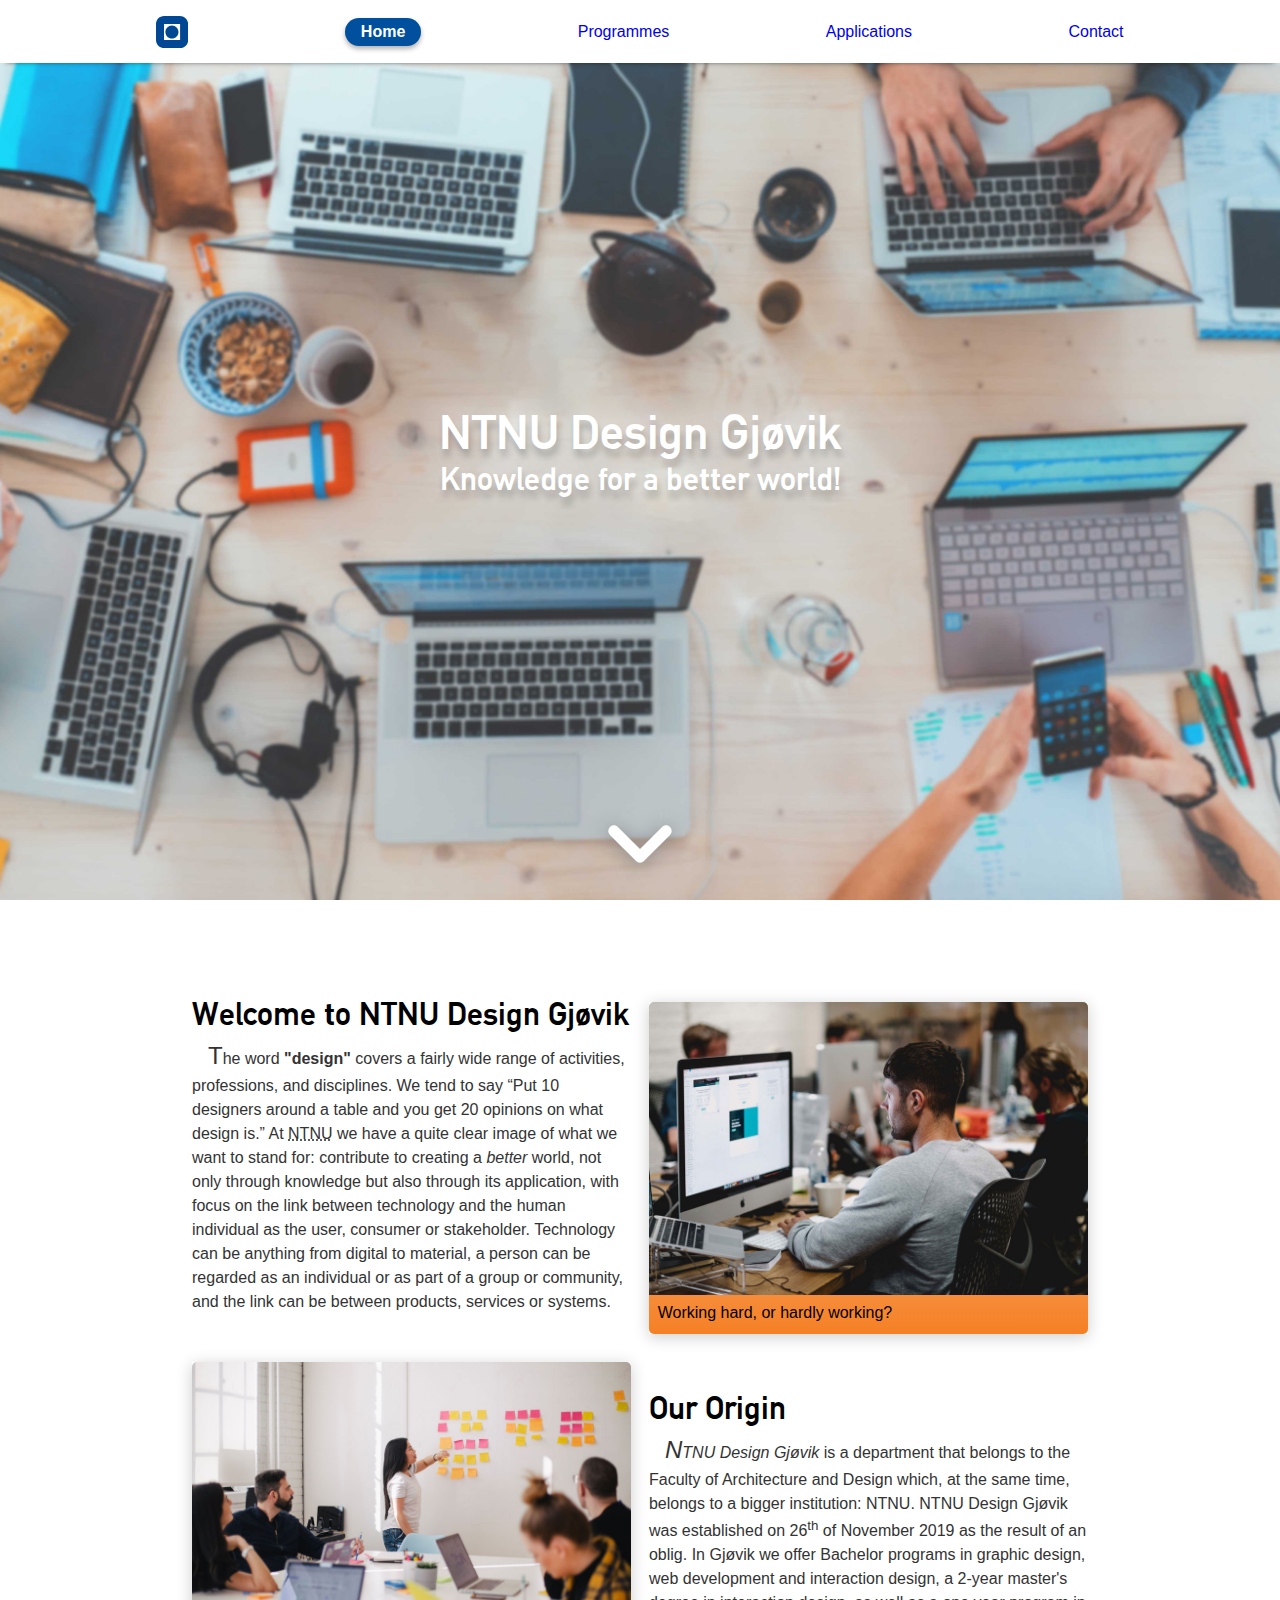
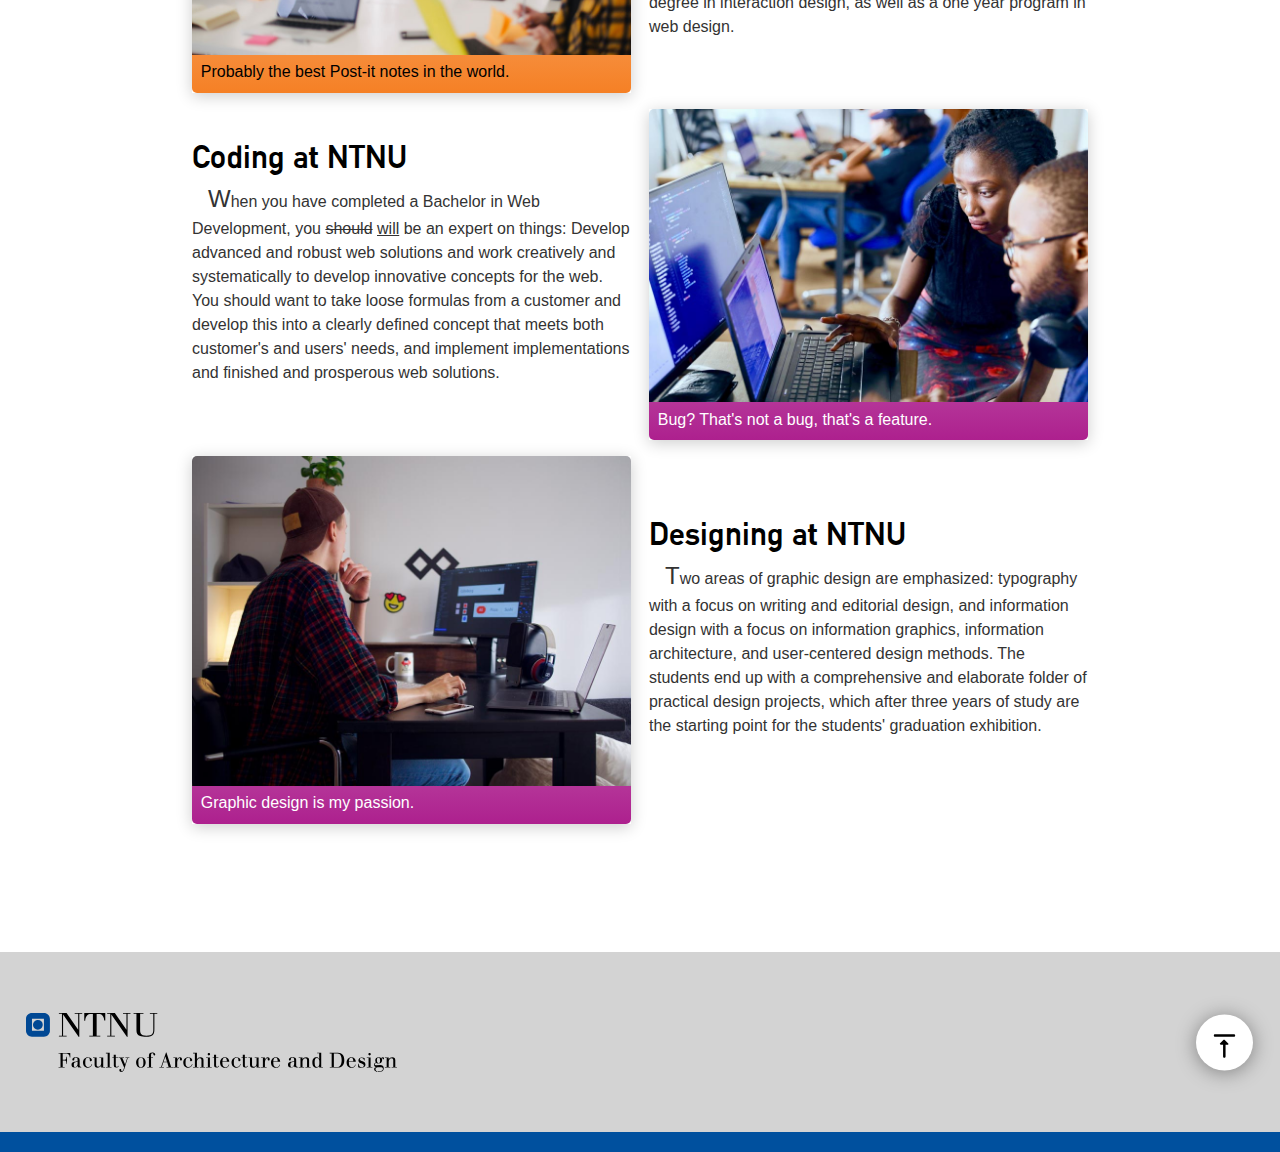
<file: index.html>
<!DOCTYPE html>
<html lang="en">

<head>
    <meta http-equiv="Content-Type" content="text/html; charset=utf-8" />
    <meta name=viewport content="width=device-width, initial-scale=1">
    <meta name="description" content="The home page for Faculty of Architecture and Design: NTNU Design Gjøvik. All about our programs and courses.">
    <link rel="stylesheet" href="styles.css">
    <link rel="shortcut icon" type="image/jpg" href="assets/icons/favicon.png"> <title>NTNU Design Gjøvik | Home
    </title>
</head>

<body>
    <!-- used by "back to top" feature -->
    <a id="top"></a>
    <header>
        <!-- navbar start -->
        <nav>
            <a href="index.html" class="mobile-hide"><img id="small-logo" src=assets/icons/ntnu-logo.svg
                    alt="NTNU logo"></a>
            <a class="active" href="index.html">Home</a>
            <a href="programmes-page.html">Programmes</a>
            <a href="application-page.html">Applications</a>
            <a href="contact-page.html">Contact</a>
        </nav>
        <!-- navbar end -->

        <!-- hero image start -->
        <div class="hero-image">

            <!-- hero text start -->
            <div class="hero-text">
                <h1>NTNU Design Gjøvik</h1>
                <h2>Knowledge for a better world!</h2>
            </div>
            <!-- hero text end -->

            <img id="swipe-up-indication" src=assets/icons/swipe-up.svg alt="Bouncing scroll down indicator">
            <!-- hero image end -->
        </div>

    </header>

    <main>
        <div class="grid-container" id="home-page-grid">
            <article class="grid-article" id="welcome-article">
                <!-- Text from: https://www.ntnu.edu/design (modified) -->
                <h2>Welcome to NTNU Design Gjøvik</h2>
                <p>The word <strong>"design"</strong> covers a fairly wide range of activities, professions, and
                    disciplines. We tend to
                    say
                    <q>Put 10 designers around a table and you get 20 opinions on what design is.</q> At <abbr
                        title="Norwegian University of Science and Technology">NTNU</abbr> we
                    have a quite
                    clear
                    image
                    of what we want to stand for: contribute to creating a <em>better</em> world, not only through
                    knowledge but
                    also
                    through its application, with focus on the link between technology and the human individual as the
                    user,
                    consumer or stakeholder. Technology can be anything from digital to material, a person can be
                    regarded
                    as an
                    individual or as part of a group or community, and the link can be between products, services or
                    systems.
                </p>
            </article>

            <figure class="grid-figure" id="welcome-figure">
                <!--  Photo by Studio Republic on Unsplash -->
                <img loading="lazy" src="assets/img/designer-working-with-pc.jpg" alt="A designer working in front of a PC">
                <figcaption class="orange">Working hard, or hardly working?</figcaption>
            </figure>

            <article class="grid-article" id="origin-article">
                <!-- Text from: https://www.ntnu.edu/design (modified) -->
                <h2>Our Origin</h2>
                <p><dfn>NTNU Design Gjøvik</dfn> is a department that belongs to the Faculty of Architecture and Design
                    which, at the same
                    time, belongs to a bigger institution: NTNU. NTNU Design Gjøvik was established on 26<sup>th</sup>
                    of November
                    2019 as the result of
                    an oblig. In Gjøvik we
                    offer
                    Bachelor programs in graphic design, web development and interaction design, a 2-year master's
                    degree in
                    interaction design, as well as a one year program in web design.</p>
            </article>


            <figure class="grid-figure" id="origin-figure">
                <!-- Photo by You X Ventures on Unsplash -->
                <img loading="lazy" src=assets/img/design-team-brainstorming.jpg alt="A team of designers brainstorming with post-it
                    notes">
                <figcaption class="orange">Probably the best Post-it notes in the world.</figcaption>
            </figure>

            <article class="grid-article" id="code-article">
                <!-- Text from: https://www.ntnu.no/studier/bwu/om-webutvikling (modified) -->
                <h2>Coding at NTNU</h2>
                <p>When you have completed a Bachelor in Web Development, you <del>should</del> <ins>will</ins> be an
                    expert on things: Develop
                    advanced and robust web solutions and work creatively and systematically to develop innovative
                    concepts for the web. You should want to take loose formulas from a customer and develop this into a
                    clearly defined concept that meets both customer's and users' needs, and implement implementations
                    and finished and prosperous web solutions.</p>
            </article>

            <figure class="grid-figure" id="code-figure">
                <!-- Photo by NESA by Makers on Unsplash -->
                <img loading="lazy" src="assets/img/persons-coding.jpg" alt="Two persons coding on a laptop with a external screen">
                <figcaption class="red-violet">Bug? That's not a bug, that's a feature. </figcaption>
            </figure>

            <article class="grid-article" id="design-article">
                <!-- Text from: https://www.ntnu.no/studier/bmed (modified) -->
                <h2>Designing at NTNU</h2>
                <p>Two areas of graphic design are emphasized: typography with a focus on writing and editorial design,
                    and information design with a focus on information graphics, information architecture, and
                    user-centered design methods. The students end up with a comprehensive and elaborate folder of
                    practical design projects, which after three years of study are the starting point for the students'
                    graduation exhibition.</p>
            </article>

            <figure class="grid-figure" id="design-figure">
                <!-- Photo by Per Lööv on Unsplash -->
                <img loading="lazy" src="assets/img/graphic-designger-working.jpg"
                    alt="A person sitting at a desk working on a computer">
                <figcaption class="red-violet">Graphic design is my passion.</figcaption>
            </figure>
            <!-- end home-page-grid" -->
        </div>

    </main>

    <footer>
        <div class="footer-appearance">
            <img loading="lazy" src="assets/icons/fakultet-for-arkitektur-og-design-eng-logo.svg" alt="NTNU Logo">
            <a href="#top" class="mobile-hide"><img id="back-to-top" src="assets/icons/back-to-top.svg"
                    alt="Back to top"></a>
        </div>
        <div id="site-end"></div>
    </footer>

</body>

</html>
</file>
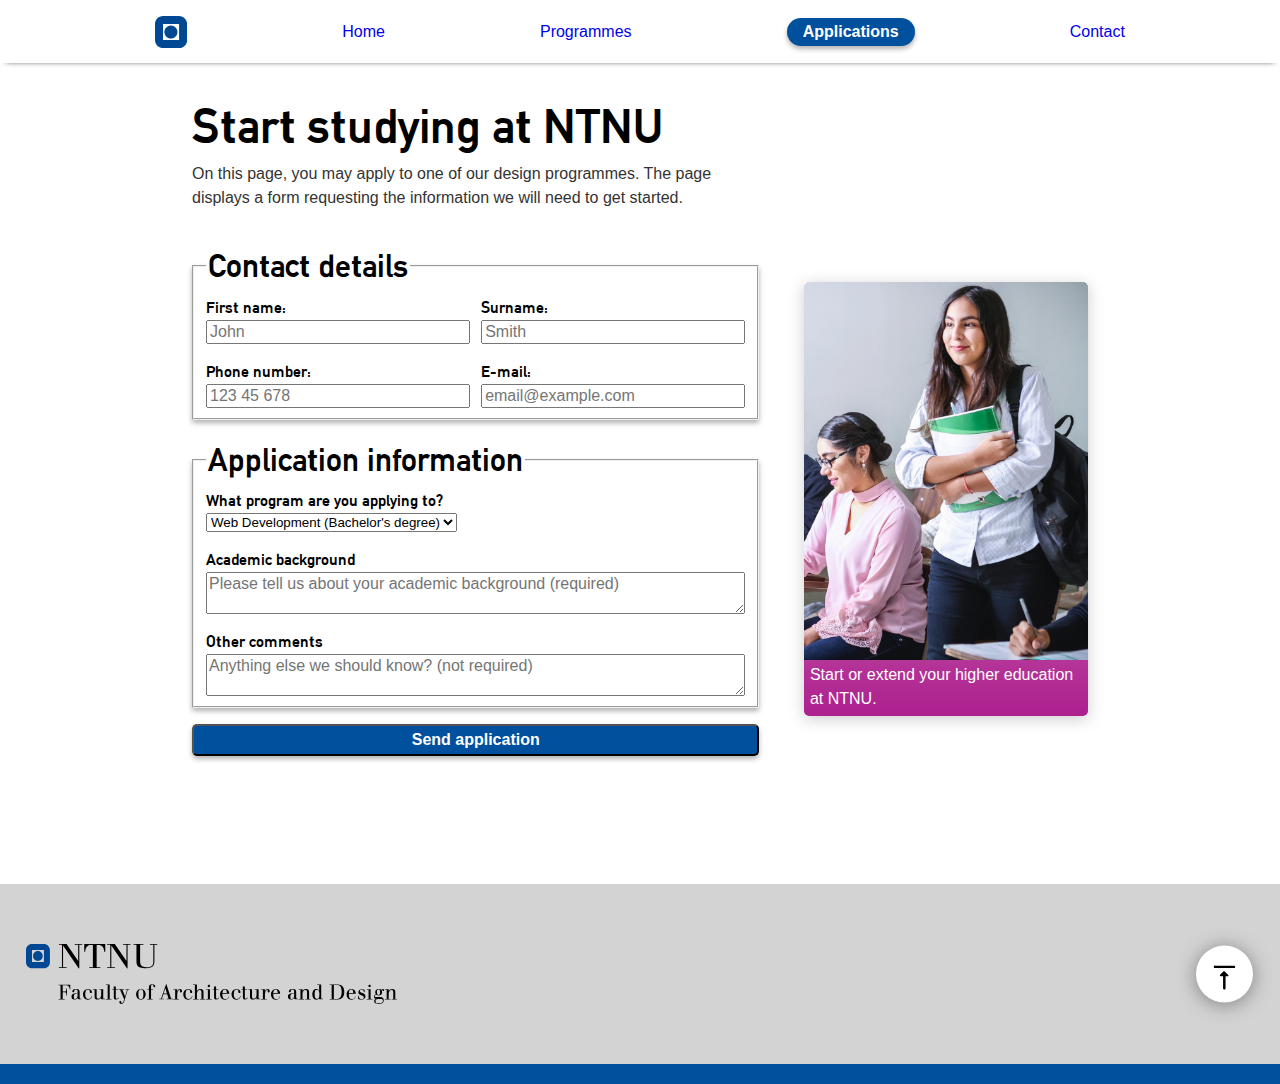
<file: application-page.html>
<!DOCTYPE html>
<html lang="en">

<head>
    <meta http-equiv="Content-Type" content="text/html; charset=utf-8" />
    <meta name=viewport content="width=device-width, initial-scale=1">
    <meta name="description"
        content="A page to send in your application to NTNU Design Gjøvik. Start or extend your higher education here.">
    <link rel="stylesheet" href="styles.css">
    <link rel="shortcut icon" type="image/jpg" href="assets/icons/favicon.png"> <title>NTNU Design Gjøvik |
    Applications</title>
</head>

<body>
    <header>
        <nav>
            <a href="index.html" class="mobile-hide"><img id="small-logo" src=assets/icons/ntnu-logo.svg
                    alt="NTNU logo"></a>
            <a href="index.html">Home</a>
            <a href="programmes-page.html">Programmes</a>
            <a class="active" href="application-page.html">Applications</a>
            <a href="contact-page.html">Contact</a>
        </nav>
    </header>
    <main>

        <h1>Start studying at NTNU</h1>
        <p>On this page, you may apply to one of our design programmes. The page displays a form requesting the
            information we
            will need to get started.</p>

        <!-- start grid for form and image -->
        <div class="grid-container" id="application-page-grid">

            <!-- start entire form -->
            <form action="#" method="POST" id="form-grid-input">

                <!-- start  personal form -->
                <fieldset>
                    <legend>Contact details</legend>

                    <!-- start grid for personal form -->
                    <div class="grid-container" id="application-page-grid-personal">
                        <label for="first-name">First name:
                            <input type="text" id="first-name" name="first-name" maxlength="30" required="required"
                                placeholder="John" />
                        </label>

                        <label for="surname">Surname:
                            <input type="text" id="surname" name="surname" maxlength="30" required="required"
                                placeholder="Smith" />
                        </label>

                        <label for="phone-number">Phone number:
                            <input type="tel" id="phone-number" name="phone-number" maxlength="10" required="required"
                                placeholder="123 45 678" />
                        </label>

                        <label for="email">E-mail:
                            <input type="email" id="email" name="email" maxlength="320" required="required"
                                placeholder="email@example.com" />
                        </label>

                        <!-- end grid for personal form -->
                    </div>
                </fieldset>

                <!-- start application form -->
                <fieldset>
                    <legend>Application information</legend>

                    <!-- start grid for education form -->
                    <div class="grid-container" id="application-page-grid-education">
                        <label for="programmes">What program are you applying to?
                            <select id="programmes" name="programmes">
                                <option value="bwu">Web Development (Bachelor's degree)</option>
                                <option value="bixd">Interaction Design (Bachelor's degree)</option>
                                <option value="bmed">Graphic Design (Bachelor's degree)</option>
                                <option value="arweb">Web Design (One year programme)</option>
                                <option value="mixd">Interaction Design (Master's degree)</option>
                            </select>
                        </label>

                        <label for="education">Academic background
                            <textarea id="education" name="academic-background" required="required"
                                placeholder="Please tell us about your academic background (required)"></textarea>
                        </label>

                        <label for="comments">Other comments
                            <textarea id="comments" name="comments"
                                placeholder="Anything else we should know? (not required)"></textarea>
                        </label>

                        <!-- end grid for education form -->
                    </div>
                </fieldset>

                <!-- submit button for entire -->
                <input type="submit" value="Send application" />
            </form>

            <aside>
                <figure class="grid-figure mobile-hide" id="form-grid-image">
                    <!-- Photo by javier trueba on Unsplash -->
                    <img src="assets/img/a-student-with-books-in-a-classroom.jpg"
                        alt="A student carrying books in a classroom">
                    <figcaption class="red-violet">Start or extend your higher education at NTNU.</figcaption>
                </figure>
            </aside>

            <!-- end grid for form and image -->
        </div>

    </main>
    <footer>
        <div class="footer-appearance">
            <img src="assets/icons/fakultet-for-arkitektur-og-design-eng-logo.svg" alt="NTNU Logo">
            <a href="#top" class="mobile-hide"><img id="back-to-top" src="assets/icons/back-to-top.svg"
                    alt="Back to top"></a>
        </div>
        <div id="site-end"></div>
    </footer>
</body>

</html>
</file>
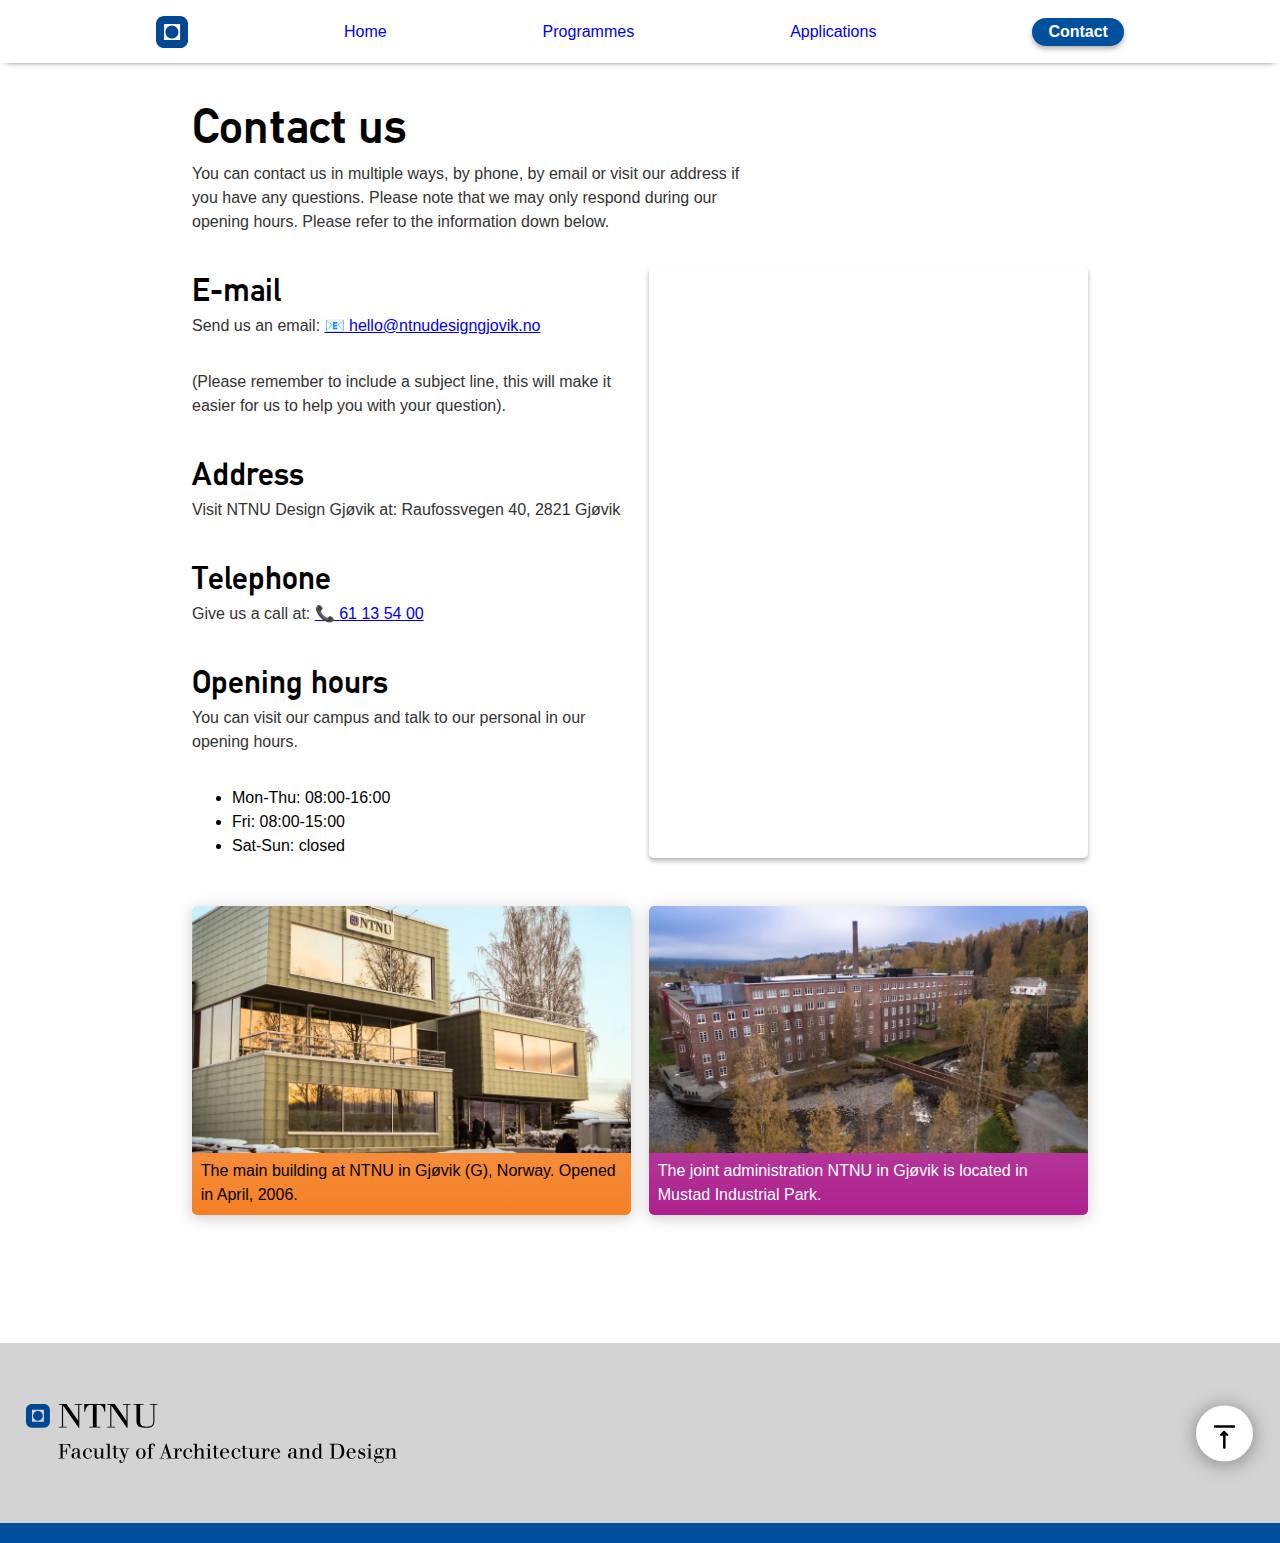
<file: contact-page.html>
<!DOCTYPE html>
<html lang="en">

<head>
    <meta http-equiv="Content-Type" content="text/html; charset=utf-8" />
    <meta name=viewport content="width=device-width, initial-scale=1">
    <meta name="description" content="Contact us a NTNU Design Gjøvik through email, phone or a visit.">
    <link rel="stylesheet" href="styles.css">
    <link rel="shortcut icon" type="image/jpg" href="assets/icons/favicon.png"> <title>NTNU Design Gjøvik | Contact
    </title>
</head>

<body>
    <header>
        <nav>
            <a href="index.html" class="mobile-hide"><img id="small-logo" src=assets/icons/ntnu-logo.svg
                    alt="NTNU logo"></a>
            <a href="index.html">Home</a>
            <a href="programmes-page.html">Programmes</a>
            <a href="application-page.html">Applications</a>
            <a class="active" href="contact-page.html">Contact</a>
        </nav>
    </header>

    <main>
        <h1>Contact us</h1>
        <p>You can contact us in multiple ways, by phone, by email or visit our address if you have any questions.
            Please note that we may only respond during our opening hours. Please refer to the information down below.
        </p>

        <!-- start grid for form and image -->
        <div class="grid-container" id="contact-page-grid">

            <!-- start contact information -->
            <div id=contact-information>
                <h2>E-mail</h2>
                <address>
                    Send us an email: <a class ="nobr" href="mailto:hello@ntnudesigngjovik.no">hello@ntnudesigngjovik.no</a>
                </address>

                <p>(Please remember
                    to include a subject line, this will make it easier for us to help you with your question).</p>

                <h2>Address</h2>
                <address>
                    Visit NTNU Design Gjøvik at: Raufossvegen 40, 2821 Gjøvik
                </address>


                <h2>Telephone</h2>
                <address>
                    Give us a call at: <a class ="nobr" href="tel:61135400">61 13 54 00</a>
                </address>


                <h2>Opening hours</h2>
                <p>You can visit our campus and talk to our personal in our opening hours.</p>
                <ul>
                    <li>Mon-Thu: 08:00-16:00</li>
                    <li>Fri: 08:00-15:00</li>
                    <li>Sat-Sun: closed</li>
                </ul>

                <!-- end contact information -->
            </div>

            <iframe id="google-maps-embed"
                src="https://www.google.com/maps/embed?pb=!1m18!1m12!1m3!1d688.404235887275!2d10.67304986725002!3d60.78963846711346!2m3!1f0!2f0!3f0!3m2!1i1024!2i768!4f13.1!3m3!1m2!1s0x4641da12516fb18f%3A0x4ad7fd7c9433d49a!2sMustad%20N%C3%A6ringspark!5e0!3m2!1sno!2sno!4v1575290685490!5m2!1sno!2sno"
                style="border:0;" allowfullscreen="">
            </iframe>

            <figure class="grid-figure" id="contact-page-grid-g-building">
                <!-- Photo by Marte Helene Foss [CC BY-SA 3.0 (https://creativecommons.org/licenses/by-sa/3.0)] via Wikimedia Commons (edited/cropped) -->
                <img src="assets/img/ntnu-in-gjovik-g-building.jpg"
                    alt="The main building at NTNU in Gjøvik, Norway. Opened in April, 2006. Architect: Futhark architects (Oslo, Norway)">
                <figcaption class="orange">The main building at NTNU in Gjøvik (G), Norway. Opened in April, 2006.
                </figcaption>
            </figure>

            <figure class="grid-figure" id="contact-page-grid-mustad">
                <!-- Mustad Næringspark by Saltvik Media AS on Flickr (https://www.flickr.com/photos/ntnu-trondheim/23681080282) is licensed under CC BY 2.0 (https://creativecommons.org/licenses/by/2.0/)  -->
                <img src="assets/img/mustad.jpg" alt="An aerial view of Mustad industrial park">
                <figcaption class="red-violet">The joint administration NTNU in Gjøvik is located in Mustad Industrial
                    Park.</figcaption>
            </figure>

            <!-- end grid for form and image -->
        </div>
    </main>

    <footer>
        <div class="footer-appearance">
            <img src="assets/icons/fakultet-for-arkitektur-og-design-eng-logo.svg" alt="NTNU Logo">
            <a href="#top" class="mobile-hide"><img id="back-to-top" src="assets/icons/back-to-top.svg"
                    alt="Back to top"></a>
        </div>
        <div id="site-end"></div>
    </footer>
</body>

</html>
</file>
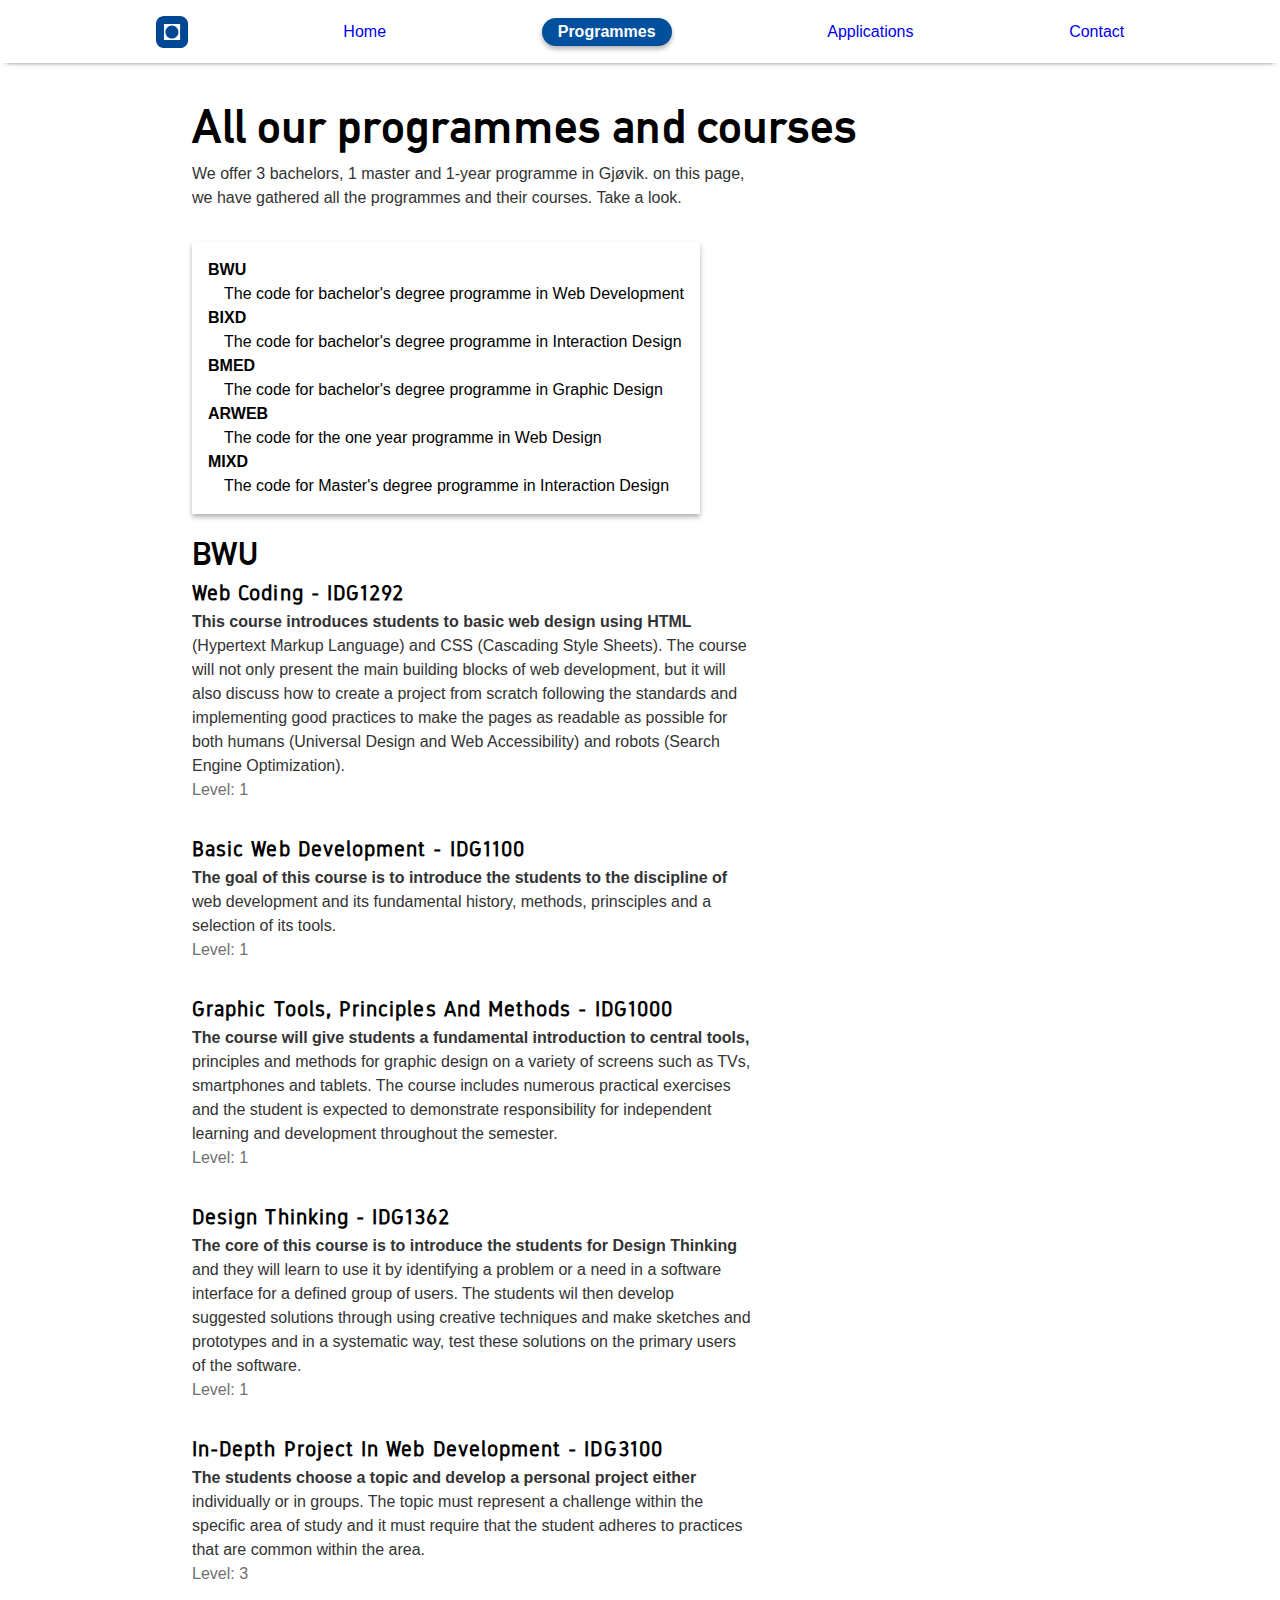
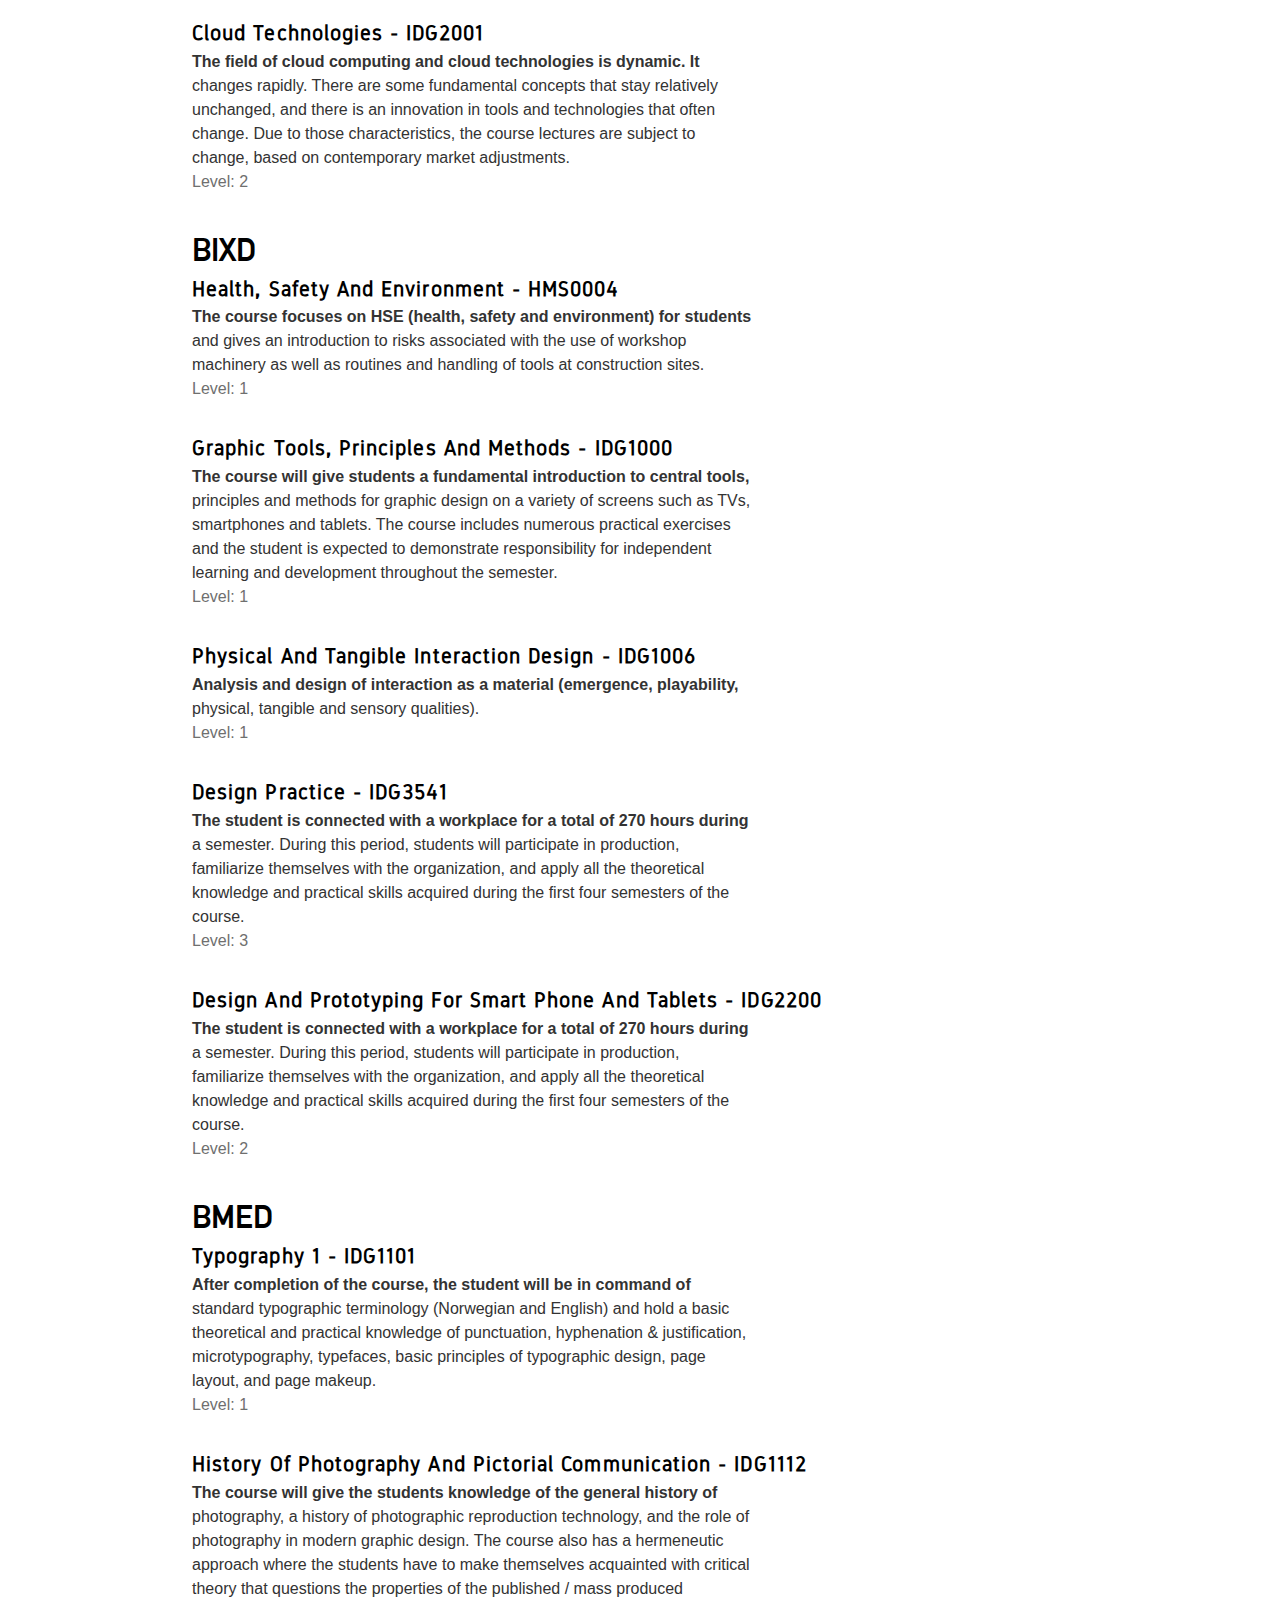
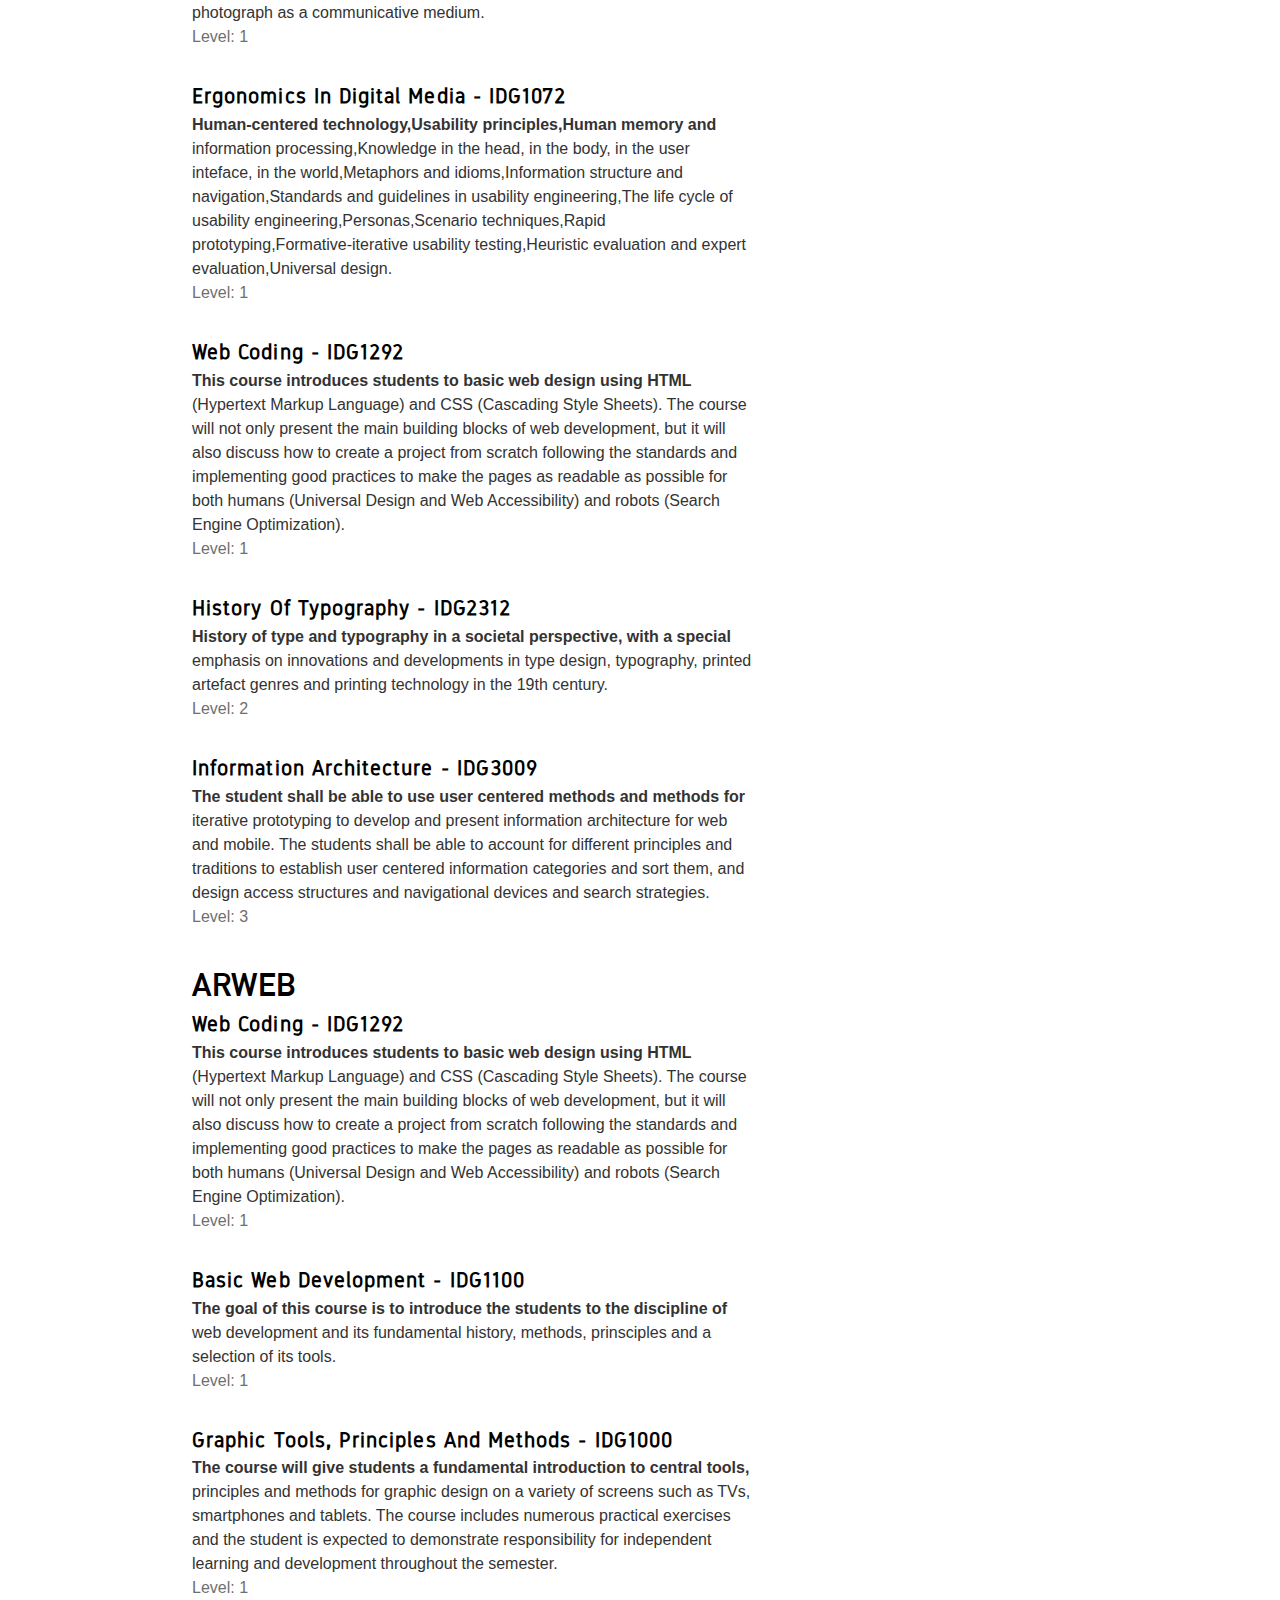
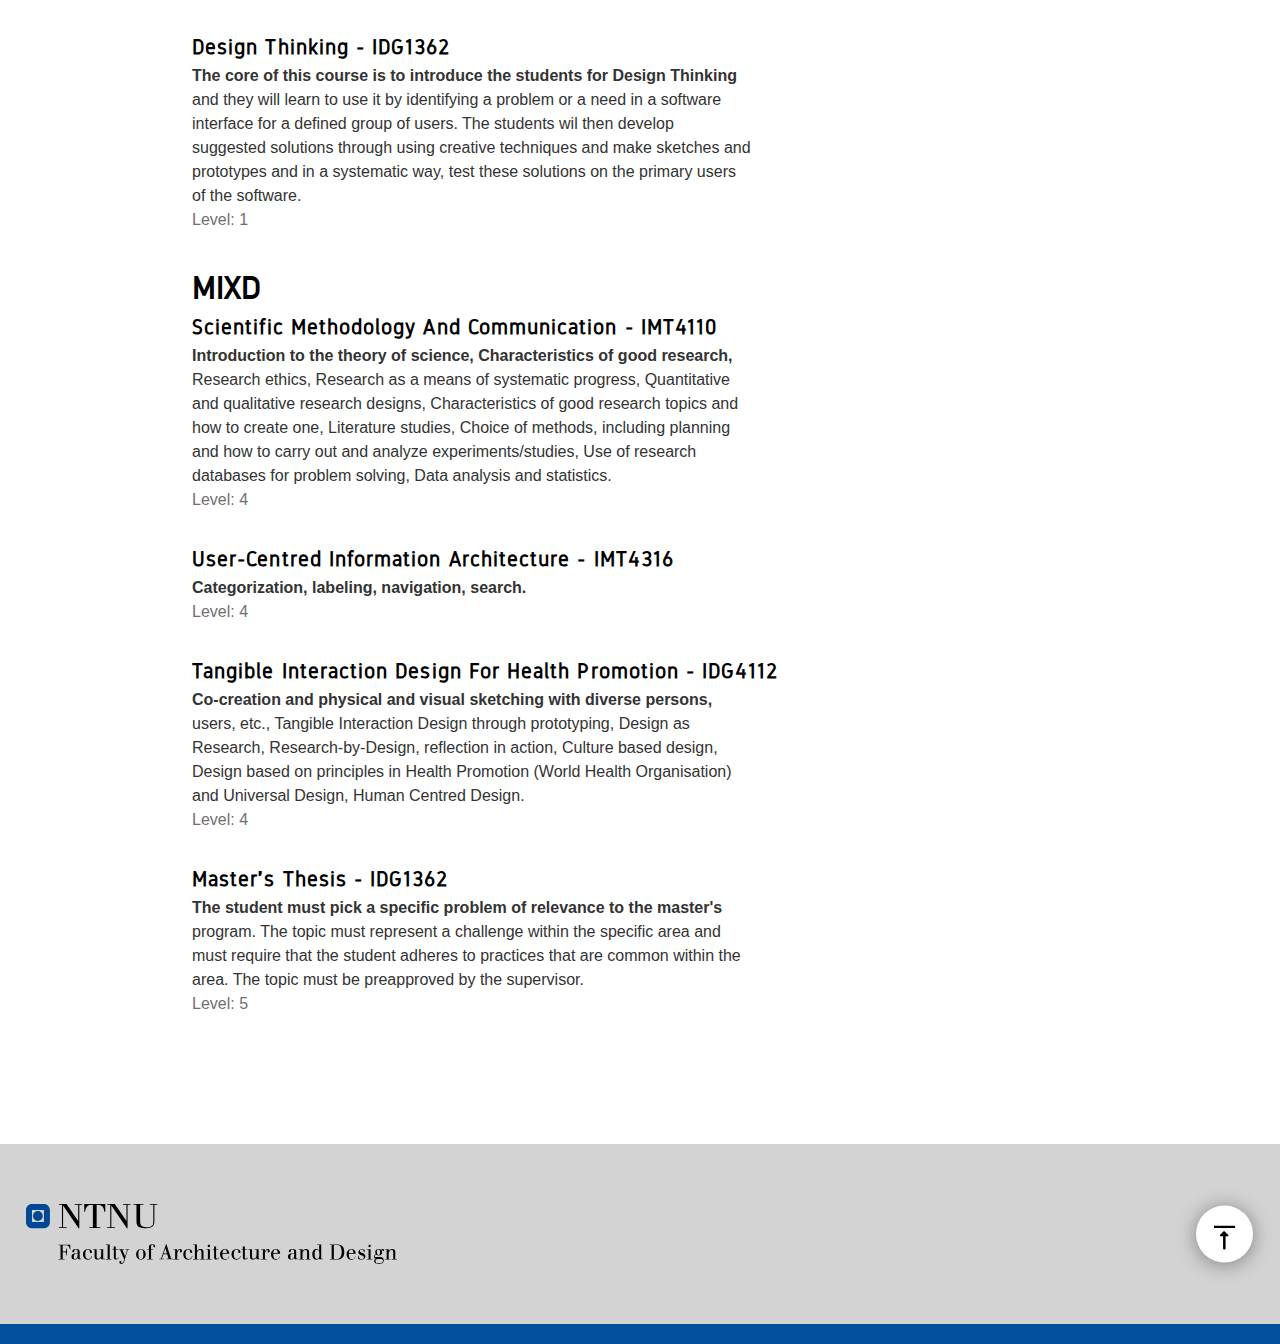
<file: programmes-page.html>
<!DOCTYPE html>
<html lang="en">

<head>
    <meta http-equiv="Content-Type" content="text/html; charset=utf-8" />
    <meta name=viewport content="width=device-width, initial-scale=1">
    <meta name="description" content="A overview over all programs and their courses at NTNU Design Gjøvik">
    <link rel="stylesheet" href="styles.css">
    <link rel="shortcut icon" type="image/jpg" href="assets/icons/favicon.png"> <title>NTNU Design Gjøvik | Programmes
    </title>
</head>

<body>
    <header>
        <nav>
            <a href="index.html" class="mobile-hide"><img id="small-logo" src=assets/icons/ntnu-logo.svg
                    alt="NTNU logo"></a>
            <a href="index.html">Home</a>
            <a class="active" href="programmes-page.html">Programmes</a>
            <a href="application-page.html">Applications</a>
            <a href="contact-page.html">Contact</a>
        </nav>
    </header>
    <main>
        <h1>All our programmes and courses</h1>
        <p>We offer 3 bachelors, 1 master and 1-year programme in Gjøvik. on this page, we have gathered all the
            programmes and their courses. Take a look.</p>

            <dl>
                <dt>bwu</dt>
                <dd>The code for bachelor's degree programme in Web Development</dd>

                <dt>bixd</dt>
                <dd>The code for bachelor's degree programme in Interaction Design</dd>

                <dt>bmed</dt>
                <dd>The code for bachelor's degree programme in Graphic Design</dd>

                <dt>arweb</dt>
                <dd>The code for the one year programme in Web Design</dd>

                <dt>mixd</dt>
                <dd>The code for Master's degree programme in Interaction Design</dd>
            </dl>

            <!-- In this div the Javascript will generate some HTML -->
            <div id="programmes-container"></div>

        <!-- programmes-db.js = contains the list of all the programmes in which the courses are grouped -->
        <script src="scripts/programmes-db.js"></script>

        <script src="scripts/helpers.js"></script>
        <script src="scripts/show-all-courses.js"></script>

        <!-- full credit for JavaScript by Carlos Vicient Monllao and tutorial on how to implement it into this webpage -->
    </main>
    <footer>
        <div class="footer-appearance">
            <img src="assets/icons/fakultet-for-arkitektur-og-design-eng-logo.svg" alt="NTNU Logo">
            <a href="#top" class="mobile-hide"><img id="back-to-top" src="assets/icons/back-to-top.svg"
                    alt="Back to top"></a>
        </div>
        <div id="site-end"></div>
    </footer>
</body>

</html>
</file>
<file: styles.css>
/* The CSS is divided into multiple sections. You can use ctrl/cmd + f and search for "||" to jump between all the sections.
Tips from: https://developer.mozilla.org/en-US/docs/Learn/CSS/Building_blocks/Organizing 

I have added a lot of comments because 
"adding comments to your CSS will help any future developer work with your CSS file, but will also help you when you come back to the project after a break." */

/* || General styles and common rules */

/* importing NTNUs font */
@font-face {
    font-family: 'NTNU DIN Regular';
    src: url(assets/fonts/ntnu-din-regular.woff);
}

@font-face {
    font-family: 'NTNU DIN Bold';
    src: url(assets/fonts/ntnu-din-bold.woff);
}

/* CSS that applies to everything */
* {
    scroll-behavior: smooth;
    margin: 0;
    font-family: "Open Sans", Arial, Helvetica, sans-serif;
}

/* common values for all grids */
.grid-container {
    display: grid;
    column-gap: 2%;
    row-gap: 16px;
}

figure {
    margin: 0;
    box-shadow: 0px 3px 15px rgba(0, 0, 0, 0.2);
    /* got the vaules for a subtle box-shadow from https://codepen.io/manabox/pen/KzzeNy full credit to the author */
}

figure img {
    width: 100%;
    border-radius: 5px 5px 0 0;
}

figcaption {
    padding: 2%;
    /* figcaption touching the figure */
    margin-top: -10px;
    border-radius: 0 0 5px 5px;
}

figcaption.orange {
    background: linear-gradient(#f68d3b, #f58025);
}

figcaption.red-violet {
    background: linear-gradient(#b53699, #ad208e);
    color: white;
}

/* || General Typography */

/* creates a hierarchy of typography */
h1,
h2,
h3,
label,
legend {
    font-family: "NTNU DIN Bold";
    margin-bottom: 0;
}

/* defining font size with rem */
h1 {
    font-size: 3rem;
}

h2,
legend {
    font-size: 2rem;
}

h3 {
    font-size: 1.33rem;
}

/* paragraphs have a maximum width to keep the reading experience better */
p,
address {
    color: #333;
    max-width: 35em;
    margin-bottom: 2em;
    font-style: normal;
}

textarea,
input,
option {
    /* forms */
    font-size: 100%;
    box-sizing: border-box;
    width: 100%;
    vertical-align: top;
}

/* Restricts the user to resize the text area horizontally  */
textarea {
    resize: vertical;
    min-height: 1.75em;
}

/* || Header and Main Navigtion */

/* navigation bar on lagre screens */
nav {
    /* using flex to allign the items in the navbar correctly */
    align-items: center;
    display: flex;
    flex-wrap: nowrap;
    justify-content: space-evenly;

    /* colors */
    background-color: white;
    box-shadow: 0 4px 6px -6px black;
    color: black;

    /* size */
    height: 7vh;
    min-height: 40px;
    width: 100%;

    /* to overlap the page and hero image */
    position: absolute;
    top: 0;
}

nav a {
    /* removes underline from links until someone hovers over */
    text-decoration: none;
}

nav a.active {
    /* Highlightes the current page */
    background-color: #00509e;
    border-radius: 20px;
    box-shadow: 0px 3px 5px rgba(0, 0, 0, 0.3);
    /* got the vaules for a subtle box-shadow from https://codepen.io/manabox/pen/KzzeNy full credit to the author */
    color: white;
    font-weight: bold;
    padding: 5px 1em;
    text-decoration: none;
}

nav a:hover {
    text-decoration: underline;
}

/* the small logo used in  the navigation bar */
#small-logo {
    height: 32px;

    /* used to vertacaly allign the logo in the a-tag */
    display: table;
}

/* used to center the main content of the page */
main {
    line-height: 1.5;
    margin: 10vh auto;
    max-width: 70%;
}

/* || Home page */

/* the hero image on the front page */
.hero-image {
    /* Set background. (Photo by Marvin Meyer on Unsplash from https://unsplash.com/photos/SYTO3xs06fU)* *EDITED */
    background-image: url(assets/img/hero-image-table-with-equipment.jpg);

    /* size */
    height: 100vh;
    width: 100%;

    /* Position and center the image to scale nicely on all screens */
    background-position: center;
    background-repeat: no-repeat;
    background-size: cover;
    position: relative;

    /* Position hero-text in the center of the hero image */
    align-items: center;
    display: flex;
    flex-direction: column;
    justify-content: center;

    /* To keep the navnar on top at all times */
    z-index: -1;
}

/* text located on top of hero image */
.hero-text {
    color: white;
    margin: 1.5em;
    text-align: center;
    text-shadow: 2px 8px 6px rgba(0, 0, 0, 0.2), 0px -5px 35px
}

/* animation used on home page */
@keyframes swipe-up {

    /* Moves the icon up and down along the Y-axis */
    0% {
        transform: translateY(0);
    }

    100% {
        transform: translateY(-15px);
    }
}

/* a arrow to hint scrolling on the page */
#swipe-up-indication {
    animation: swipe-up 2s ease-in-out 3 alternate-reverse both;
    height: 7.5vh;
    /* position related to its parent (the hero image) */
    position: absolute;
    /* places the arrow 90% down of the hero image */
    top: 90%;
    /* using the "filter" property to get the shadow to work with the icon correectly */
    filter: drop-shadow(0px 2px 10px gray);
}

/* grid used on the home page */
#home-page-grid {
    grid-template-columns: 1fr 1fr;
    grid-template-areas:
        "welcome-article welcome-figure"
        "origin-figure origin-article"
        "code-article code-figure"
        "design-figure design-article";
}

/* text snippets on the home page */
.grid-article {
    align-self: center;
    max-width: 35em;
}

.grid-article p,
dd {
    text-indent: 1em;
}

.grid-article p:first-letter {
    font-size: 1.5em;
}

/* images and captions on the home page */
.grid-figure,
aside {
    align-self: center;
}

/* giving grid items a grid-area name */
#welcome-article {
    grid-area: welcome-article;
}

#welcome-figure {
    grid-area: welcome-figure;
}

#origin-article {
    grid-area: origin-article;
}

#origin-figure {
    grid-area: origin-figure;
}

#code-article {
    grid-area: code-article;
}

#code-figure {
    grid-area: code-figure;
}

#design-article {
    grid-area: design-article;
}

#design-figure {
    grid-area: design-figure;
}

/* || Programs page */

/* #programmes is content created by provided JavaScript */
#programmes-container h2,
dt {
    text-transform: uppercase;
}

#programmes-container h3 {
    font-family: "NTNU DIN Regular";
    text-transform: capitalize;
    letter-spacing: 0.05em;
}

/* First line of each course is bold */
.course-item p::first-line,
dt {
    font-weight: bold;
}

span.level {
    color: #6F6F6F;
    display: block;
}

dl {
    padding: 16px;
    max-width: max-content;
}

/* || Applications page */

/* grid used on the apllication page */
#application-page-grid {
    grid-template-columns: 2fr 1fr;
    column-gap: 5%;
    grid-template-areas:
        "form-grid-input form-grid-image";
}

#application-page-grid-personal {
    grid-template-columns: 1fr 1fr;
}

#application-page-grid-education {
    grid-template-columns: 1fr;
}

#form-grid-image {
    grid-area: form-grid-image;
}

#form-grid-input {
    grid-area: form-grid-input;
}

select {
    display: block;
}

input {
    font-family: "Open Sans", Arial, Helvetica, sans-serif;
}

/* submit button on applications page */
input[type=submit] {
    background-color: #00509e;
    border-radius: 5px;
    box-shadow: 0px 3px 5px rgba(0, 0, 0, 0.3);
    /* got the vaules for a subtle box-shadow from https://codepen.io/manabox/pen/KzzeNy full credit to the author */
    color: white;
    font-weight: bold;
    padding: 5px 1em;
}

/* active submit button on applications page */
input[type=submit]:active {
    background-color: #00407e;
    color: #cccccc;
}

/* || Contact page */

.nobr {
    white-space: nowrap;
}

fieldset,
iframe,
dl {
    margin-bottom: 1em;
    box-shadow: 0px 3px 5px rgba(0, 0, 0, 0.3);
    /* got the vaules for a subtle box-shadow from https://codepen.io/manabox/pen/KzzeNy full credit to the author */
}

/* Google Maps */
iframe {
    border-radius: 5px;
    width: 100%;
    height: 100%;
    min-height: 375px;
}

/* insert emoji before email */
a[href^="mailto"]::before {
    content: "📧 ";
}

/* insert emoji before phone number */
a[href^="tel"]::before {
    content: "📞 ";
}

/* layout on contact page */
#contact-page-grid {
    grid-template-columns: 1fr 1fr;
    grid-template-rows: auto auto;
    /* overrides the default gap to give the images more breathing space */
    row-gap: 48px;
    grid-template-areas:
        "contact-information google-maps-embed"
        "contact-page-grid-g-building contact-page-grid-mustad";
}

#contact-information {
    grid-area: contact-information;
}

#google-maps-embed {
    grid-area: google-maps-embed;
}

#contact-page-grid-g-building {
    grid-area: contact-page-grid-g-building;
}

#contact-page-grid-mustad {
    grid-area: contact-page-grid-mustad;
}


#contact-page-grid-g-building,
#contact-page-grid-mustad {
    align-self: start;
}

/* || Footer */

footer {
    margin-top: 10%;
    height: 200px;
    width: 100%;
}

/* footer-apparance is the gray area of the footer and displays content */
.footer-appearance {
    align-items: center;
    display: flex;
    flex-direction: row;
    justify-content: space-between;

    background-color: lightgray;
    height: 90%;
}

/* applies to everything inside the footer */
.footer-appearance * {
    height: 33%;
    margin: 0 2%;
    max-width: 95%;
}

/* a button thet thakes ti user back to the top of the site */
#back-to-top {
    height: 100%;

    /* used to vertacaly allign the logo in the anchor */
    display: table;
    filter: drop-shadow(0px 2px 10px gray)
}

/* a decorative part of the footer with no functionality */
#site-end {
    background-color: #00509e;
    height: 10%;
}

/* --- --- --- --- --- --- --- --- --- --- END NORMAL CSS --- --- --- --- --- --- --- --- --- --- */

/* || Small screen size */

@media only screen and (max-width: 600px) {

    /* on mobile we make all grids just one column */
    grid-container,
    #home-page-grid,
    #application-page-grid,
    #application-page-grid-personal,
    #contact-page-grid {
        grid-template-columns: 1fr;
    }

    /* layout on home page (mobile) */
    #home-page-grid {
        grid-template-areas:
            "welcome-article"
            "welcome-figure"
            "origin-article"
            "origin-figure"
            "code-article"
            "code-figure"
            "design-article"
            "design-figure";
    }

    /* layout on application page (mobile) */
    #application-page-grid {
        grid-template-areas:
            "form-grid-input";
    }

    #form-grid-image {
        display: none;
    }

    /* layout on contact page (mobile) */
    #contact-page-grid {
        grid-template-areas:
            "contact-information"
            "google-maps-embed"
            "contact-page-grid-g-building"
            "contact-page-grid-mustad";
    }

    /* navigation bar is vertical on mobile */
    nav {
        flex-direction: column;
        flex-wrap: nowrap;
        align-content: flex-start;
        height: 20vh;
    }

    /* used to center content in the a-tag */
    nav a {
        display: table;
        vertical-align: middle;
    }

    /* hides some elements that might clutter the screen at this size */
    .mobile-hide {
        display: none;
    }

    /* increase font size, line-height etc */
    main {
        font-size: 1.2rem;
        line-height: 1.5;
        margin: 1em auto;
        max-width: 90%;
        margin: 22vh auto auto auto;
    }
}

/* Disable smooth scrolling for users that have reduced motion in their settings */
@media (prefers-reduced-motion: reduce) {
    * {
        scroll-behavior: auto;
        animation: none;
    }
}
</file>
